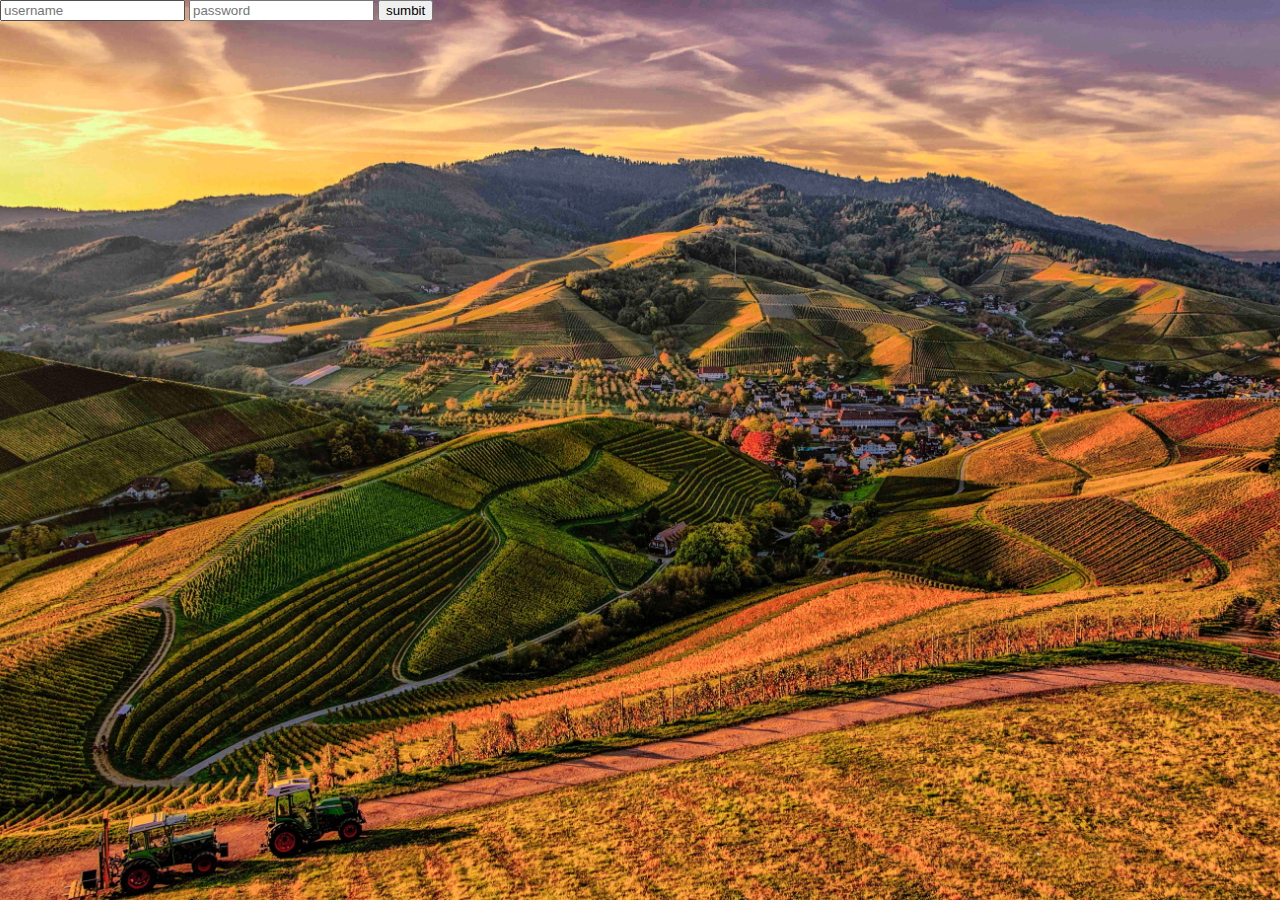
<file: yasuo.html>
<doctype html>
<html lang="en-US">
<head>
	<meta charset="UTF-8">
	<meta name="viewpoint" content="width=device-width, initial-scale=1.0">
	<link rel="stylesheet" href="style.css">
</head>

<body>
	<div class="login">
	  <input type="text" id="hello1" placeholder="username"> 
	  <input type="password" id="hello2" placeholder="password">
	   <a href= "#" id="concac" target="__blank"><button onclick="myfunction()"> sumbit </button> </a>	
	  <script>
	  	function myfunction(){
	  	x = document.getElementById("hello1").value;
	  	y = document.getElementById("hello2").value;
	  	if(x == "nhamtan" && y == "nhamtan")
	  		document.getElementById("concac").href = "https://www.facebook.com/";
	  	else
	  	{

	  	}
	  }
	  </script>
	</div>
</body>
</html>
</file>
<file: style.css>
*{
	box-sizing: border-box;
}

body{
	margin: 0px;
	padding: 0px;
	background: url("1.jpg") no-repeat;
	background-size: cover;
	background-position: center;
}

.box{
	width: 40%;
	height: 40%;
	padding: 2%;
	background-color: rgba(0, 0 , 0 , 0.6);
	text-align: center;
	margin: auto;
	margin-top: 5%;
	color: white;
}

.box img{
	border-radius: 50%;
	width: 40%;
	height: 40%;
}

.box h1{
	letter-spacing: 3px;
}

.box h5{
	font-size: 120%;
	letter-spacing: 1px;
}

.box p{
	text-align: center;
}

.box ul{
	margin: 0px;
	padding: 0px;
}

.box li{
	display: inline-block;
	list-style: none;
	padding: 2%;
}

.box li a{
	font-size: 300%;
	color: white;
}
</file>
